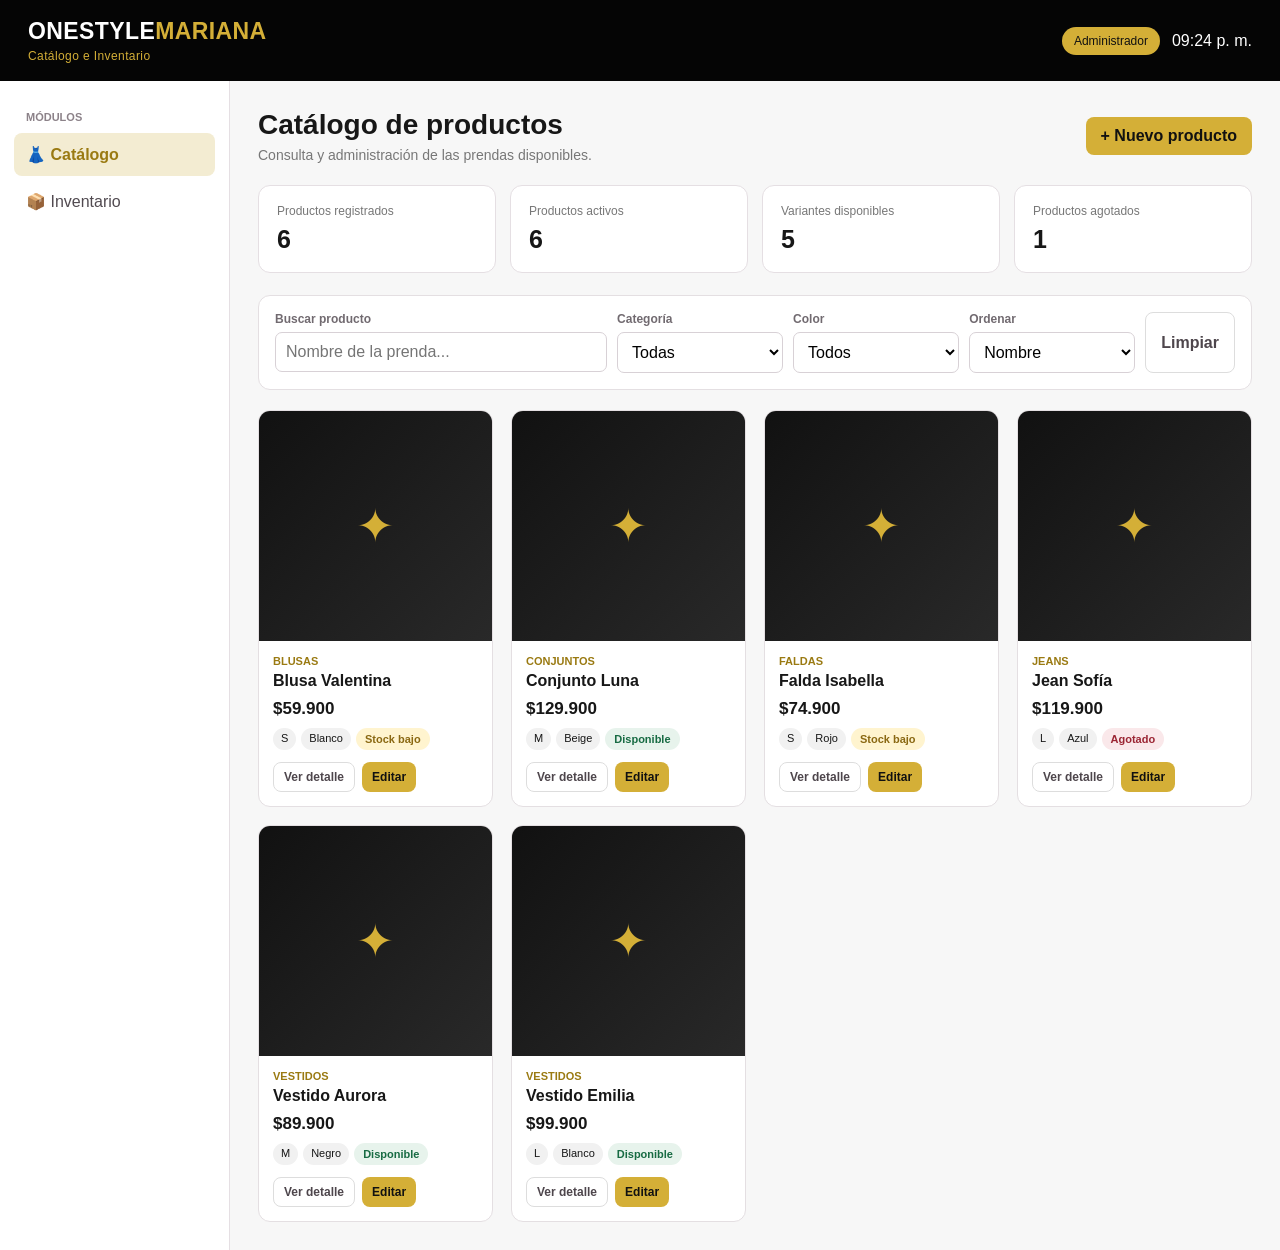
<file: docs/prototipos/prototipo_catalogo_inventario.html>
<!DOCTYPE html>
<html lang="es">
<head>
<meta charset="UTF-8">
<meta name="viewport" content="width=device-width, initial-scale=1.0">
<title>Catálogo e Inventario | Boutique</title>
<style>
*{box-sizing:border-box}
body{margin:0;font-family:Arial,Helvetica,sans-serif;background:#f7f7f7;color:#171717}
button,input,select{font:inherit}
button{cursor:pointer}
.header{background:#050505;color:white;padding:18px 28px;display:flex;justify-content:space-between;align-items:center;gap:20px}
.brand{font-size:23px;font-weight:700;letter-spacing:.4px}.brand span{color:#d4af37}
.brand small{display:block;font-size:12px;font-weight:400;color:#d4af37;margin-top:4px}
.header-right{display:flex;align-items:center;gap:12px}
.role{background:#d4af37;color:#111;padding:7px 12px;border-radius:20px;font-size:12px}
.layout{display:flex;min-height:calc(100vh - 78px)}
.sidebar{width:230px;background:white;border-right:1px solid #e5dfe3;padding:20px 14px}
.nav-title{font-size:11px;text-transform:uppercase;color:#8c8289;font-weight:bold;margin:10px 12px}
.nav-btn{width:100%;border:0;background:transparent;text-align:left;padding:12px;border-radius:8px;margin-bottom:4px;color:#514a50}
.nav-btn:hover,.nav-btn.active{background:#f3ecd2;color:#9a7a12;font-weight:bold}
.main{flex:1;padding:28px;overflow:auto}
.page{display:none}
.page.active{display:block}
.page-title{display:flex;justify-content:space-between;align-items:center;gap:15px;margin-bottom:22px}
h1{margin:0;font-size:28px}
.subtitle{color:#777;font-size:14px;margin-top:6px}
.btn{border:0;border-radius:8px;padding:10px 15px;font-weight:bold}
.btn-primary{background:#d4af37;color:#111}
.btn-primary:hover{background:#b99520}
.btn-secondary{background:white;border:1px solid #ddd;color:#4e464c}
.btn-danger{background:#b84d5b;color:white}
.btn-small{padding:7px 10px;font-size:12px}
.filters{background:white;border:1px solid #e4dfe2;border-radius:12px;padding:16px;display:grid;grid-template-columns:2fr 1fr 1fr 1fr auto;gap:10px;margin-bottom:20px}
.field{display:flex;flex-direction:column;gap:6px}
.field label{font-size:12px;color:#716a70;font-weight:bold}
input,select{border:1px solid #d8d1d6;border-radius:7px;padding:10px;background:white;outline:none}
input:focus,select:focus{border-color:#d4af37}
.cards{display:grid;grid-template-columns:repeat(4,1fr);gap:14px;margin-bottom:22px}
.stat{background:white;border:1px solid #e5dfe3;border-radius:12px;padding:18px}
.stat .number{font-size:25px;font-weight:bold;margin-top:7px}
.stat .label{font-size:12px;color:#777}
.product-grid{display:grid;grid-template-columns:repeat(4,1fr);gap:18px}
.product{background:white;border:1px solid #e4dfe2;border-radius:12px;overflow:hidden}
.product-img{height:230px;background:linear-gradient(135deg,#111,#292929);display:flex;align-items:center;justify-content:center;color:#d4af37;font-size:46px}
.product-body{padding:14px}
.product-category{font-size:11px;color:#9a7a12;text-transform:uppercase;font-weight:bold}
.product-name{font-size:16px;font-weight:bold;margin:5px 0}
.price{font-weight:bold;font-size:17px;margin:9px 0}
.tags{display:flex;flex-wrap:wrap;gap:5px}
.tag{background:#f1f1f1;border-radius:15px;padding:4px 8px;font-size:11px}
.available{color:#176b43;background:#e7f3ec}
.low{color:#8a6812;background:#fff4cf}
.out{color:#9b2533;background:#fae8ea}
.product-actions{display:flex;gap:7px;margin-top:12px}
.table-wrap{background:white;border:1px solid #e4dfe2;border-radius:12px;overflow:auto}
table{width:100%;border-collapse:collapse}
th,td{padding:13px 15px;border-bottom:1px solid #eee;text-align:left;font-size:13px}
th{background:#faf8f9;color:#665e64;font-size:12px}
tr:last-child td{border-bottom:0}
.badge{display:inline-block;padding:5px 9px;border-radius:14px;font-size:11px;font-weight:bold}
.modal-bg{position:fixed;inset:0;background:rgba(0,0,0,.48);display:none;align-items:center;justify-content:center;padding:20px;z-index:10}
.modal{background:white;border-radius:14px;width:min(700px,100%);max-height:90vh;overflow:auto;padding:24px}
.modal-header{display:flex;justify-content:space-between;align-items:center;margin-bottom:18px}
.close{border:0;background:#eee;border-radius:50%;width:32px;height:32px}
.form-grid{display:grid;grid-template-columns:1fr 1fr;gap:14px}
.form-grid .full{grid-column:1/-1}
.form-actions{display:flex;justify-content:flex-end;gap:10px;margin-top:20px}
.detail{display:grid;grid-template-columns:1fr 1fr;gap:20px}
.detail-image{height:330px;border-radius:12px;background:linear-gradient(135deg,#111,#292929);display:flex;align-items:center;justify-content:center;font-size:80px;color:#896b7b}
.notice{padding:12px;border-radius:8px;background:#fff5df;color:#805c18;font-size:13px;margin:12px 0}
.empty{padding:40px;text-align:center;color:#777;background:white;border-radius:12px;border:1px dashed #ddd}
.toast{position:fixed;right:20px;bottom:20px;background:#29232a;color:white;padding:13px 17px;border-radius:8px;display:none;z-index:20;box-shadow:0 5px 20px rgba(0,0,0,.2)}
@media(max-width:1000px){.cards,.product-grid{grid-template-columns:repeat(2,1fr)}.filters{grid-template-columns:1fr 1fr}.sidebar{width:190px}}
@media(max-width:700px){.layout{display:block}.sidebar{width:100%;border-right:0;border-bottom:1px solid #ddd;display:flex;overflow:auto}.nav-title{display:none}.nav-btn{min-width:130px}.main{padding:16px}.cards,.product-grid,.detail,.form-grid{grid-template-columns:1fr}.filters{grid-template-columns:1fr}.header{padding:15px}.role{display:none}}
</style>
</head>
<body>

<header class="header">
  <div class="brand">ONESTYLE<span>MARIANA</span> <small>Catálogo e Inventario</small></div>
  <div class="header-right"><span class="role">Administrador</span><span id="clock"></span></div>
</header>

<div class="layout">
<aside class="sidebar">
  <div>
    <div class="nav-title">Módulos</div>
    <button class="nav-btn active" onclick="showPage('catalogo',this)">👗 Catálogo</button>
    <button class="nav-btn" onclick="showPage('inventario',this)">📦 Inventario</button>
  </div>
</aside>

<main class="main">

<section id="catalogo" class="page active">
  <div class="page-title">
    <div><h1>Catálogo de productos</h1><div class="subtitle">Consulta y administración de las prendas disponibles.</div></div>
    <button class="btn btn-primary" onclick="openProductModal()">+ Nuevo producto</button>
  </div>

  <div class="cards">
    <div class="stat"><div class="label">Productos registrados</div><div class="number" id="statProducts">0</div></div>
    <div class="stat"><div class="label">Productos activos</div><div class="number" id="statActive">0</div></div>
    <div class="stat"><div class="label">Variantes disponibles</div><div class="number" id="statVariants">0</div></div>
    <div class="stat"><div class="label">Productos agotados</div><div class="number" id="statOut">0</div></div>
  </div>

  <div class="filters">
    <div class="field"><label>Buscar producto</label><input id="search" placeholder="Nombre de la prenda..." oninput="renderCatalog()"></div>
    <div class="field"><label>Categoría</label><select id="category" onchange="renderCatalog()"><option value="">Todas</option><option>Vestidos</option><option>Blusas</option><option>Jeans</option><option>Conjuntos</option><option>Faldas</option></select></div>
    <div class="field"><label>Color</label><select id="color" onchange="renderCatalog()"><option value="">Todos</option><option>Negro</option><option>Blanco</option><option>Azul</option><option>Beige</option><option>Rojo</option></select></div>
    <div class="field"><label>Ordenar</label><select id="sort" onchange="renderCatalog()"><option value="name">Nombre</option><option value="priceAsc">Precio menor</option><option value="priceDesc">Precio mayor</option><option value="stock">Stock</option></select></div>
    <button class="btn btn-secondary" onclick="clearFilters()">Limpiar</button>
  </div>

  <div id="productGrid" class="product-grid"></div>
</section>

<section id="inventario" class="page">
  <div class="page-title">
    <div><h1>Inventario</h1><div class="subtitle">Control de existencias por producto, talla y color.</div></div>
    <button class="btn btn-primary" onclick="openMovementModal()">+ Registrar movimiento</button>
  </div>

  <div class="cards">
    <div class="stat"><div class="label">Unidades en inventario</div><div class="number" id="stockTotal">0</div></div>
    <div class="stat"><div class="label">Variantes disponibles</div><div class="number" id="stockAvailable">0</div></div>
    <div class="stat"><div class="label">Stock bajo</div><div class="number" id="stockLow">0</div></div>
    <div class="stat"><div class="label">Agotadas</div><div class="number" id="stockOut">0</div></div>
  </div>

  <div class="filters">
    <div class="field"><label>Buscar</label><input id="invSearch" placeholder="Producto..." oninput="renderInventory()"></div>
    <div class="field"><label>Estado</label><select id="invStatus" onchange="renderInventory()"><option value="">Todos</option><option value="available">Disponible</option><option value="low">Stock bajo</option><option value="out">Agotado</option></select></div>
    <div class="field"><label>Talla</label><select id="invSize" onchange="renderInventory()"><option value="">Todas</option><option>S</option><option>M</option><option>L</option><option>XL</option></select></div>
    <div class="field"><label>Color</label><select id="invColor" onchange="renderInventory()"><option value="">Todos</option><option>Negro</option><option>Blanco</option><option>Azul</option><option>Beige</option><option>Rojo</option></select></div>
    <button class="btn btn-secondary" onclick="clearInventoryFilters()">Limpiar</button>
  </div>

  <div class="table-wrap">
    <table>
      <thead><tr><th>Producto</th><th>Categoría</th><th>Talla</th><th>Color</th><th>Stock</th><th>Mínimo</th><th>Estado</th><th>Acciones</th></tr></thead>
      <tbody id="inventoryBody"></tbody>
    </table>
  </div>
</section>

</main>
</div>

<div id="productModal" class="modal-bg">
<div class="modal">
  <div class="modal-header"><h2 id="modalTitle">Nuevo producto</h2><button class="close" onclick="closeModal('productModal')">×</button></div>
  <form onsubmit="saveProduct(event)">
    <div class="form-grid">
      <div class="field"><label for="pName">Nombre *</label><input id="pName" name="nombre_producto" type="text" required></div>
      <div class="field"><label for="pCategory">Categoría *</label><select id="pCategory" name="fk_id_categoria" required><option value="">Seleccione</option><option>Vestidos</option><option>Blusas</option><option>Jeans</option><option>Conjuntos</option><option>Faldas</option></select></div>
      <div class="field"><label for="pPrice">Precio *</label><input id="pPrice" name="precio_detallista" type="number" min="1" required></div>
      <div class="field"><label for="pColor">Color *</label><select id="pColor" name="fk_id_color" required><option value="">Seleccione</option><option>Negro</option><option>Blanco</option><option>Azul</option><option>Beige</option><option>Rojo</option></select></div>
      <div class="field"><label for="pSize">Talla *</label><select id="pSize" name="fk_id_talla" required><option>S</option><option>M</option><option>L</option><option>XL</option></select></div>
      <div class="field"><label for="pStock">Stock inicial *</label><input id="pStock" name="stock_real" type="number" min="0" required></div>
      <div class="field"><label for="pMin">Stock mínimo *</label><input id="pMin" name="punto_reposicion" type="number" min="0" value="3" required></div>
      <div class="field"><label for="pActive">Estado</label><select id="pActive" name="estado_visibilidad"><option value="true">Activo</option><option value="false">Inactivo</option></select></div>
      <div class="field full"><label for="pDescription">Descripción</label><input id="pDescription" name="descripcion_producto" type="text" placeholder="Descripción breve de la prenda"></div>
    </div>
    <div class="form-actions"><button type="button" class="btn btn-secondary" onclick="closeModal('productModal')">Cancelar</button><button id="btnSaveProduct" class="btn btn-primary">Guardar producto</button></div>
  </form>
</div>
</div>

<div id="movementModal" class="modal-bg">
<div class="modal">
  <div class="modal-header"><h2>Registrar movimiento de inventario</h2><button class="close" onclick="closeModal('movementModal')">×</button></div>
  <form onsubmit="saveMovement(event)">
    <div class="form-grid">
      <div class="field full"><label for="mProduct">Producto / variante *</label><select id="mProduct" name="fk_id_variante" required></select></div>
      <div class="field"><label for="mType">Tipo de movimiento *</label><select id="mType" name="tipo_accion"><option value="entrada">Entrada</option><option value="salida">Salida</option></select></div>
      <div class="field"><label for="mQty">Cantidad *</label><input id="mQty" name="cantidad" type="number" min="1" required></div>
      <div class="field full"><label for="mNote">Observación</label><input id="mNote" name="motivo" type="text" placeholder="Ej. Compra a proveedor" required></div>
    </div>
    <div class="form-actions"><button type="button" class="btn btn-secondary" onclick="closeModal('movementModal')">Cancelar</button><button id="btnSaveMovement" class="btn btn-primary">Guardar movimiento</button></div>
  </form>
</div>
</div>

<div id="detailModal" class="modal-bg">
<div class="modal">
  <div class="modal-header"><h2>Detalle del producto</h2><button class="close" onclick="closeModal('detailModal')">×</button></div>
  <div id="detailContent"></div>
</div>
</div>

<div id="toast" class="toast"></div>

<script>
let products=[
 {id:1,name:"Vestido Aurora",category:"Vestidos",price:89900,color:"Negro",size:"M",stock:8,min:3,active:true,desc:"Vestido casual femenino de corte cómodo."},
 {id:2,name:"Blusa Valentina",category:"Blusas",price:59900,color:"Blanco",size:"S",stock:2,min:3,active:true,desc:"Blusa ligera para uso casual."},
 {id:3,name:"Jean Sofía",category:"Jeans",price:119900,color:"Azul",size:"L",stock:0,min:3,active:true,desc:"Jean femenino de corte moderno."},
 {id:4,name:"Conjunto Luna",category:"Conjuntos",price:129900,color:"Beige",size:"M",stock:5,min:2,active:true,desc:"Conjunto de dos piezas."},
 {id:5,name:"Falda Isabella",category:"Faldas",price:74900,color:"Rojo",size:"S",stock:1,min:2,active:true,desc:"Falda femenina para diferentes ocasiones."},
 {id:6,name:"Vestido Emilia",category:"Vestidos",price:99900,color:"Blanco",size:"L",stock:6,min:3,active:true,desc:"Vestido elegante de diseño sencillo."}
];
let editingId=null;

function money(n){return "$"+Number(n).toLocaleString("es-CO")}
function status(stock,min){
 if(stock<=0)return ["Agotado","out"];
 if(stock<=min)return ["Stock bajo","low"];
 return ["Disponible","available"];
}
function showPage(id,btn){
 document.querySelectorAll(".page").forEach(p=>p.classList.remove("active"));
 document.getElementById(id).classList.add("active");
 document.querySelectorAll(".nav-btn").forEach(b=>b.classList.remove("active"));
 btn.classList.add("active");
 if(id==="inventario")renderInventory();
}
function renderCatalog(){
 let q=document.getElementById("search").value.toLowerCase();
 let cat=document.getElementById("category").value;
 let color=document.getElementById("color").value;
 let sort=document.getElementById("sort").value;
 let list=products.filter(p=>p.active&&p.name.toLowerCase().includes(q)&&(!cat||p.category===cat)&&(!color||p.color===color));
 if(sort==="priceAsc")list.sort((a,b)=>a.price-b.price);
 if(sort==="priceDesc")list.sort((a,b)=>b.price-a.price);
 if(sort==="stock")list.sort((a,b)=>b.stock-a.stock);
 if(sort==="name")list.sort((a,b)=>a.name.localeCompare(b.name));
 const grid=document.getElementById("productGrid");
 grid.innerHTML=list.length?list.map(p=>{
   let [st,cl]=status(p.stock,p.min);
   return `<article class="product">
    <div class="product-img">✦</div>
    <div class="product-body">
      <div class="product-category">${p.category}</div>
      <div class="product-name">${p.name}</div>
      <div class="price">${money(p.price)}</div>
      <div class="tags"><span class="tag">${p.size}</span><span class="tag">${p.color}</span><span class="tag badge ${cl}">${st}</span></div>
      <div class="product-actions"><button class="btn btn-secondary btn-small" onclick="viewProduct(${p.id})">Ver detalle</button><button class="btn btn-primary btn-small" onclick="editProduct(${p.id})">Editar</button></div>
    </div></article>`;
 }).join(""):`<div class="empty" style="grid-column:1/-1">No se encontraron productos con los filtros seleccionados.</div>`;
 updateStats();
}
function updateStats(){
 document.getElementById("statProducts").textContent=products.length;
 document.getElementById("statActive").textContent=products.filter(p=>p.active).length;
 document.getElementById("statVariants").textContent=products.filter(p=>p.active&&p.stock>0).length;
 document.getElementById("statOut").textContent=products.filter(p=>p.stock<=0).length;
 let total=products.reduce((s,p)=>s+p.stock,0);
 document.getElementById("stockTotal").textContent=total;
 document.getElementById("stockAvailable").textContent=products.filter(p=>p.stock>0).length;
 document.getElementById("stockLow").textContent=products.filter(p=>p.stock>0&&p.stock<=p.min).length;
 document.getElementById("stockOut").textContent=products.filter(p=>p.stock<=0).length;
}
function renderInventory(){
 let q=document.getElementById("invSearch").value.toLowerCase(), st=document.getElementById("invStatus").value;
 let size=document.getElementById("invSize").value,color=document.getElementById("invColor").value;
 let list=products.filter(p=>p.name.toLowerCase().includes(q)&&(!size||p.size===size)&&(!color||p.color===color));
 if(st)list=list.filter(p=>status(p.stock,p.min)[1]===st);
 document.getElementById("inventoryBody").innerHTML=list.map(p=>{
   let [txt,cl]=status(p.stock,p.min);
   return `<tr><td><strong>${p.name}</strong></td><td>${p.category}</td><td>${p.size}</td><td>${p.color}</td><td><strong>${p.stock}</strong></td><td>${p.min}</td><td><span class="badge ${cl}">${txt}</span></td><td><button class="btn btn-secondary btn-small" onclick="quickMovement(${p.id})">Ajustar</button></td></tr>`;
 }).join("")||`<tr><td colspan="8" class="empty">No hay registros que coincidan con los filtros.</td></tr>`;
 updateStats();
}
function openProductModal(id=null){
 editingId=id;
 document.getElementById("modalTitle").textContent=id?"Editar producto":"Nuevo producto";
 let p=products.find(x=>x.id===id);
 document.getElementById("pName").value=p?.name||"";
 document.getElementById("pCategory").value=p?.category||"";
 document.getElementById("pPrice").value=p?.price||"";
 document.getElementById("pColor").value=p?.color||"";
 document.getElementById("pSize").value=p?.size||"M";
 document.getElementById("pStock").value=p?.stock??0;
 document.getElementById("pMin").value=p?.min??3;
 document.getElementById("pActive").value=p?.active!==false?"true":"false";
 document.getElementById("pDescription").value=p?.desc||"";
 document.getElementById("productModal").style.display="flex";
}
function editProduct(id){openProductModal(id)}
function saveProduct(e){
 e.preventDefault();
 let data={name:pName.value.trim(),category:pCategory.value,price:Number(pPrice.value),color:pColor.value,size:pSize.value,stock:Number(pStock.value),min:Number(pMin.value),active:pActive.value==="true",desc:pDescription.value.trim()};
 if(editingId){Object.assign(products.find(p=>p.id===editingId),data);toast("Producto actualizado correctamente");}
 else{data.id=Math.max(...products.map(p=>p.id),0)+1;products.push(data);toast("Producto registrado correctamente");}
 closeModal("productModal");renderCatalog();renderInventory();
}
function viewProduct(id){
 let p=products.find(x=>x.id===id),[txt,cl]=status(p.stock,p.min);
 document.getElementById("detailContent").innerHTML=`<div class="detail"><div class="detail-image">✦</div><div><div class="product-category">${p.category}</div><h2>${p.name}</h2><div class="price">${money(p.price)}</div><p>${p.desc||"Sin descripción registrada."}</p><p><strong>Talla:</strong> ${p.size}</p><p><strong>Color:</strong> ${p.color}</p><p><strong>Existencias:</strong> ${p.stock} unidades</p><span class="badge ${cl}">${txt}</span>${p.stock<=p.min&&p.stock>0?'<div class="notice">Este producto tiene existencias bajas.</div>':""}</div></div>`;
 document.getElementById("detailModal").style.display="flex";
}
function openMovementModal(productId=null){
 let select=document.getElementById("mProduct");
 select.innerHTML=products.map(p=>`<option value="${p.id}">${p.name} — ${p.size} / ${p.color} (stock: ${p.stock})</option>`).join("");
 if(productId)select.value=productId;
 document.getElementById("mQty").value="";
 document.getElementById("mNote").value="";
 document.getElementById("movementModal").style.display="flex";
}
function quickMovement(id){openMovementModal(id)}
function saveMovement(e){
 e.preventDefault();
 let p=products.find(x=>x.id===Number(mProduct.value)),qty=Number(mQty.value);
 if(mType.value==="salida"&&qty>p.stock){toast("No hay suficiente stock para realizar la salida");return}
 p.stock+=mType.value==="entrada"?qty:-qty;
 toast("Movimiento registrado correctamente");
 closeModal("movementModal");renderInventory();renderCatalog();
}
function closeModal(id){document.getElementById(id).style.display="none"}
function clearFilters(){search.value="";category.value="";color.value="";sort.value="name";renderCatalog()}
function clearInventoryFilters(){invSearch.value="";invStatus.value="";invSize.value="";invColor.value="";renderInventory()}
function toast(msg){let t=document.getElementById("toast");t.textContent=msg;t.style.display="block";setTimeout(()=>t.style.display="none",2500)}
function updateClock(){document.getElementById("clock").textContent=new Date().toLocaleTimeString("es-CO",{hour:"2-digit",minute:"2-digit"})}
setInterval(updateClock,1000);updateClock();renderCatalog();renderInventory();
</script>
</body>
</html>
</file>
